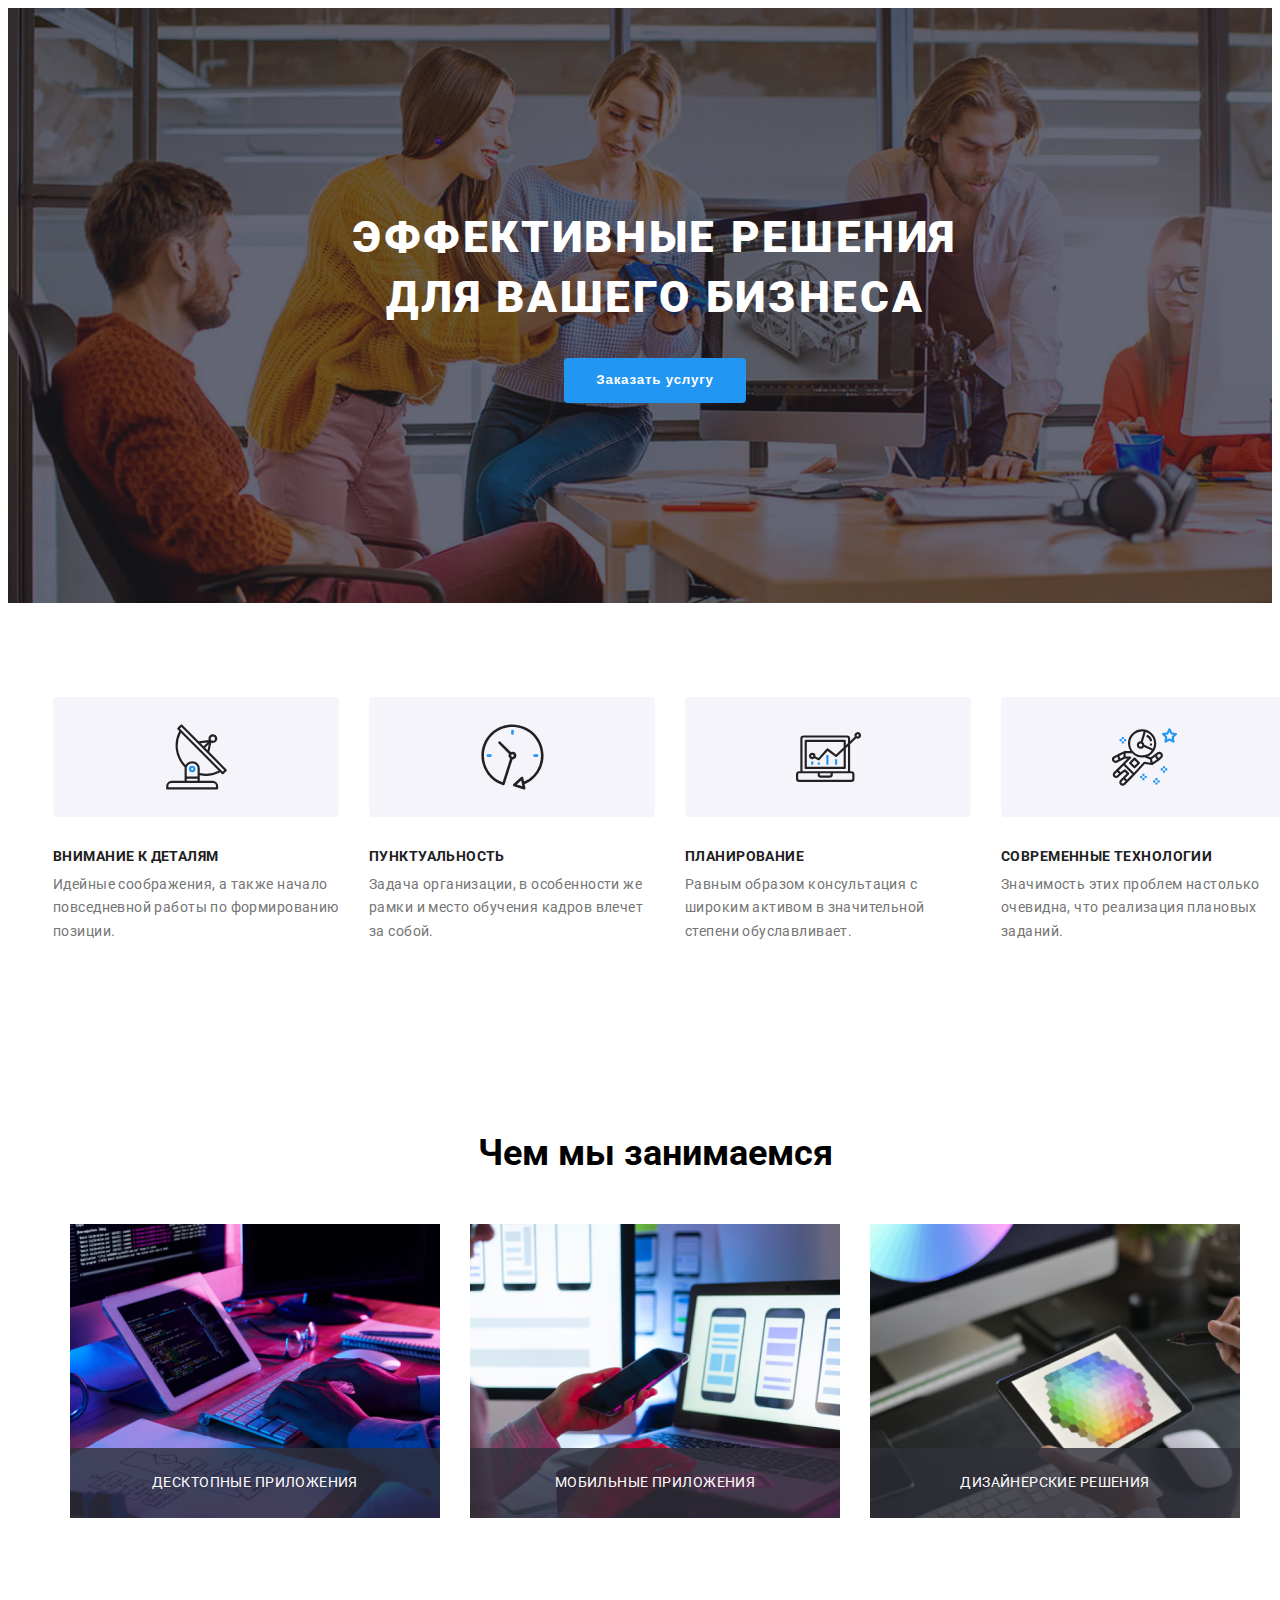
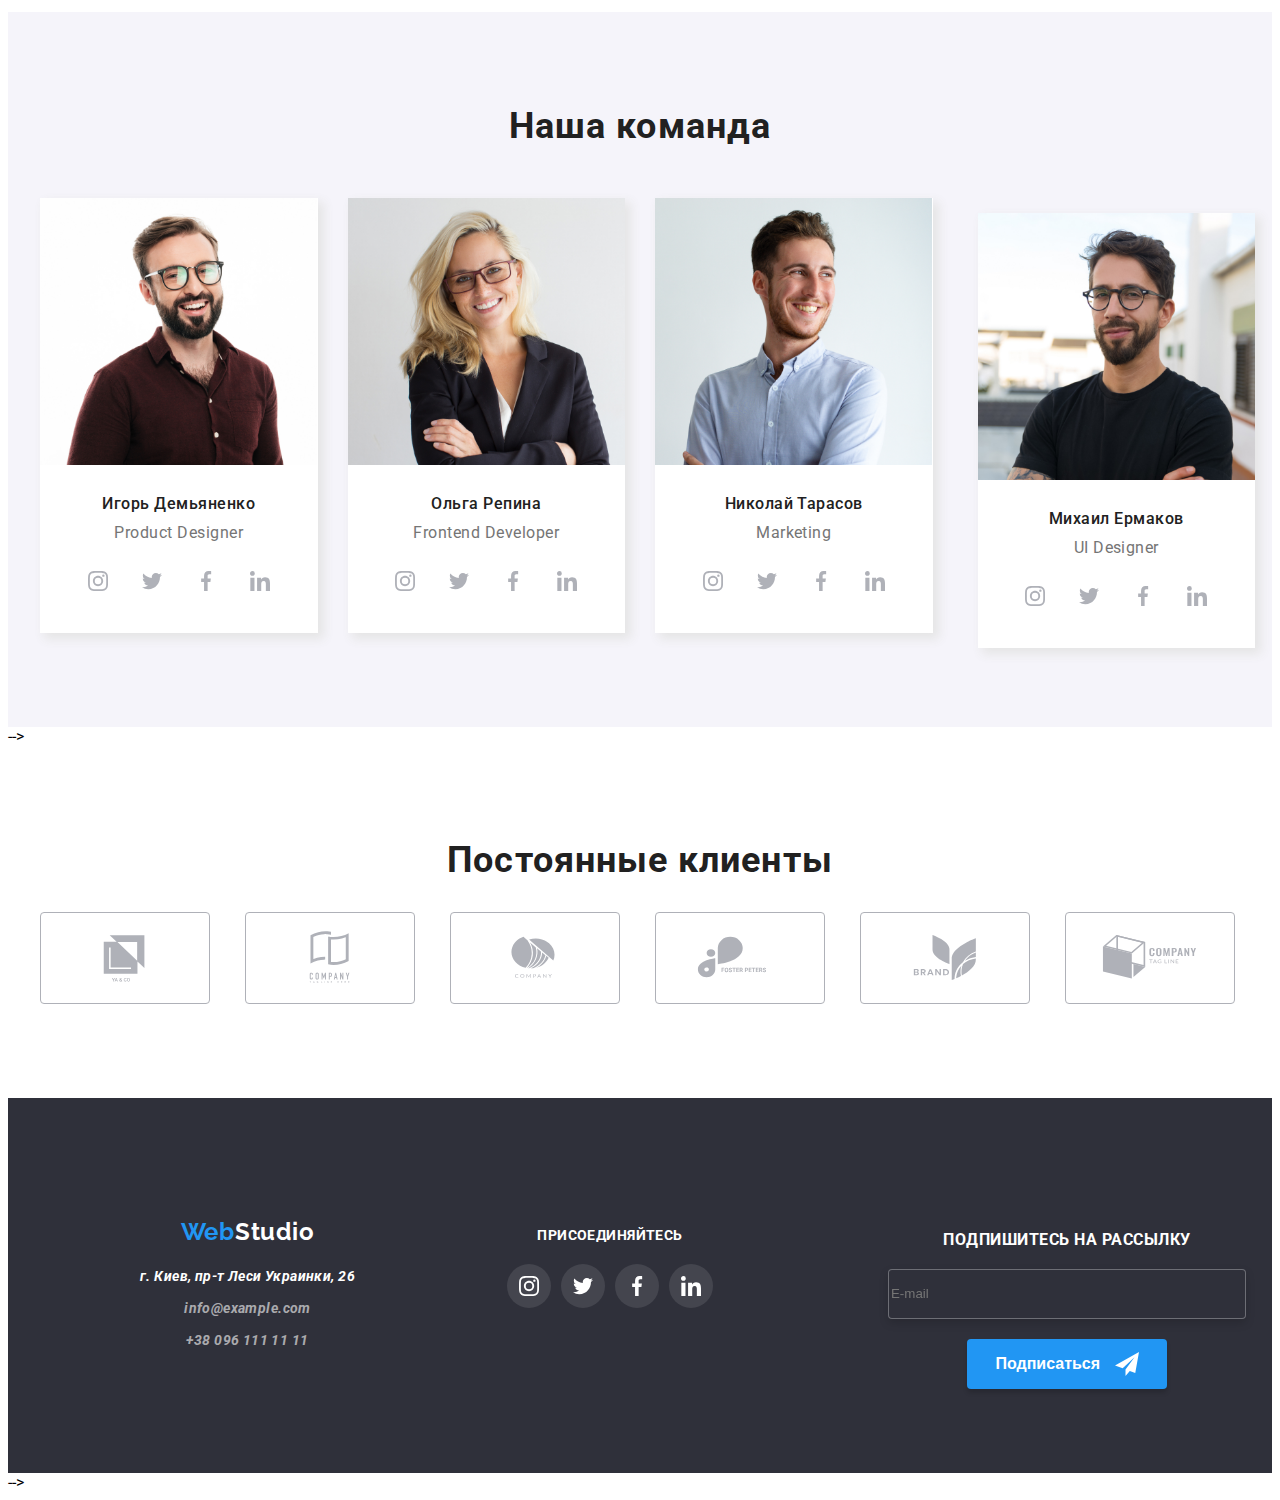
<file: index.html>
<!DOCTYPE html>
        <html lang="ru">
        <head>
            <meta charset="UTF-8">
            <meta http-equiv="X-UA-Compatible" content="IE=edge">
            <meta name="viewport" content="width=device-width, initial-scale=1.0">
            <title>Веб студия</title>
            <link rel="preconnect" href="https://fonts.gstatic.com">
            <link
                href="https://fonts.googleapis.com/css2?family=Raleway:wght@700&amp;family=Roboto:wght@400;500;700;900&amp;display=swap"
                rel="stylesheet">
            <link rel="stylesheet" href="https://cdnjs.cloudflare.com/ajax/libs/modern-normalize/1.0.0/modern-normalize.min.css"
                    integrity="sha512-ISS7cAi1PEhQ8jnbJpJZMd29NlhNj4AWYyLOSp2CE/CsHxTCu+r+t0D2yoJudVrd0/8fTVPUVDzY5Tvli75u/g=="
                    crossorigin="anonymous" />
            <link rel="stylesheet" href="./CSS/main.min.css">

        </head>

        <body class="body">
    <!--page header-->
       <!-- <header class="header">
            <div class="container header-container">

            
            <nav class="navigation">
                <a class="logo-link link" href="index.html">
                 <span class="logo-link-firstWord">Web</span><span class="logo-link-secondWord">Studio</span> 
                </a>    
                <ul class="menu list">
                    <li class="menu-item"> <a class="menu-item-link link current current-menu-item-link" href="./index.html">Студия</a> </li>
                    <li class="menu-item"><a class="menu-item-link link " href="./portfolio.html">Портфолио</a> </li>
                    <li class="menu-item"> <a class="menu-item-link link" href="#Контакты">Контакты</a> </li>
                </ul>
            </nav>
            <ul class="header-contacts list">    
                <li class="header-contacts-item"><a class="header-contacts-mail-link link" href="mailto:info@devstudio.com">
                   <svg class="header-contacts-icon-mail">
                            <use  href="./images/sprite.svg#icon-mail"> </use> 
                        </svg>  info@devstudio.com</a></li>

                <li class="header-contacts-item"><a class="header-contacts-tel-link link" href="tel:+380961111111"> 
                    <svg class="header-contacts-icon-smartphone">
                    <use href="./images/sprite.svg#icon-smartphone"> </use>
                </svg> +38 096 111 11 11 </a></li>
                
            </ul> 
            
            </div>

    <-- mobile-menu-adpt -->
      
        
        </header>  
    
    <main>
         <!-- hero section -->
           <section class="hero section">
                <div class="container"><h1 class="hero-title" id="Студия">Эффективные решения <br> для вашего бизнеса</h1>
                <button class="modal-btn" type="button" data-modal-open>Заказать услугу</button>
                </div>
             </section>
    
    <!-- features section -->
        <section class="features section">
            <div class="container features-container">
                <h2 class="visually-hidden">Features</h2>
            <ul class="features-list section-padding list">
                <li class="features-list-item">
                    <div class="features-list-item-pictureContainer"><svg class="features-list-item-icon">
                        <use href="./images/sprite.svg#icon-antenna"></use>
                    </svg></div>
                    <h3 class="features-list-item-title">Внимание к деталям</h3>
                    <p class="features-list-item-discription"> Идейные соображения, а также начало повседневной работы по
                        формированию позиции.</p>
                </li>
                <li class="features-list-item">
                    <div class="features-list-item-pictureContainer"><svg class="features-list-item-icon">
                        <use href="./images/sprite.svg#icon-clock"></use>
                    </svg>
                </div>
                    <h3 class="features-list-item-title">Пунктуальность</h3>
                    <p class="features-list-item-discription"> Задача организации, в особенности же рамки и место обучения кадров
                        влечет за собой.</p>
                </li>
                <li class="features-list-item">
                    <div class="features-list-item-pictureContainer">
                        <svg class="features-list-item-icon">
                            <use href="./images/sprite.svg#icon-diagram"></use>
                        </svg>
                    </div>
                    <h3 class="features-list-item-title">Планирование</h3>
                    <p class="features-list-item-discription">Равным образом консультация с широким активом в значительной степени
                        обуславливает.</p>
                </li>
                <li class="features-list-item">
                    <div class="features-list-item-pictureContainer">
                        <svg class="features-list-item-icon">
                            <use href="./images/sprite.svg#icon-astronaut"></use>
                        </svg>
                    </div>
                    <h3 class="features-list-item-title">Современные технологии</h3>
                    <p class="features-list-item-discription">Значимость этих проблем настолько очевидна, что реализация плановых
                        заданий.</p>
                </li>
            </ul>
        
        </div>
            
        </section>

    <!-- about section -->
   <section class="about section">
        <div class="container"> 

        
            <h2 class="about-title" id="Портфолио">Чем мы занимаемся</h2>
        
            <ul class="about-list list">
            <li class="about-list-item"> <img class="about-list-item-photo" src="./images/about/about1.jpg"
                    alt="пишет на клавиатуре" width="370" height="294">
                       <div class="about-list-item-div"> <p class="about-list-item-title">Десктопные приложения</p> </div></li>
            <li class="about-list-item"><img class="about-list-item-photo" src="./images/about/about2.jpg"
                    alt="смотрит на телефон" width="370" height="294">
               <div class="about-list-item-div"><p class="about-list-item-title">Мобильные приложения</p></div></li>
            <li class="about-list-item"><img class="about-list-item-photo" src="./images/about/about3.jpg"
                    alt="смотрит на планшет" width="370" height="294">
               <div class="about-list-item-div"> <p class="about-list-item-title"> Дизайнерские решения</p></div></li>
        </ul>
    </div>
        
    </section> 

    <!--team section-->
     <section class="team section">
    <div class="container team-container section-padding">   
                <h2 class="team-title">Наша команда</h2>
        <ul class="team-list list">
            <li class="team-list-item"><img class="team-list-item-photo" src="./images/team/команда1.jpg" alt="парень в очках"
                    >
               <div class="team-list-item-dicription"><h3 class="team-list-item-name">Игорь Демьяненко</h3>
            <p class="team-list-item-position" lang="en">Product Designer</p> 
            <ul class="social-list list">
                <li class="social-list-item">
                    <a href="" class="social-list-link link">
                        <svg class="social-list-icon">
                            <use href="./images/sprite.svg#icon-instagram"></use>
                        </svg>
                    </a>
                </li>
                <li class="social-list-item">
                    <a href="" class="social-list-link link">
                        <svg class="social-list-icon">
                            <use href="./images/sprite.svg#icon-twitter"></use>
                        </svg>
                    </a>
                </li>
                <li class="social-list-item">
                    <a href="" class="social-list-link link">
                        <svg class="social-list-icon">
                            <use href="./images/sprite.svg#icon-facebook"></use>
                        </svg>
                    </a>
                </li>
                <li class="social-list-item">
                    <a href="" class="social-list-link link">
                        <svg class="social-list-icon">
                            <use href="./images/sprite.svg#icon-linkedin"></use>
                        </svg>
                    </a>
                </li>
            </ul>
        </div> 
            </li>
            <li class="team-list-item"><img class="team-list-item-photo" src="./images/team/команда2.jpg" alt="девушка в очках"
                    >
               <div class="team-list-item-dicription"><h3 class="team-list-item-name">Ольга Репина</h3>
            <p class="team-list-item-position" lang="en">Frontend Developer</p>
            <ul class="social-list list">
                <li class="social-list-item">
                    <a href="" class="social-list-link link">
                        <svg class="social-list-icon">
                            <use href="./images/sprite.svg#icon-instagram"></use>
                        </svg>
                    </a>
                </li>
                <li class="social-list-item">
                    <a href="" class="social-list-link link">
                        <svg class="social-list-icon">
                            <use href="./images/sprite.svg#icon-twitter"></use>
                        </svg>
                    </a>
                </li>
                <li class="social-list-item">
                    <a href="" class="social-list-link link">
                        <svg class="social-list-icon">
                            <use href="./images/sprite.svg#icon-facebook"></use>
                        </svg>
                    </a>
                </li>
                <li class="social-list-item">
                    <a href="" class="social-list-link link">
                        <svg class="social-list-icon">
                            <use href="./images/sprite.svg#icon-linkedin"></use>
                        </svg>
                    </a>
                </li>
            </ul>
        
        </div> 
            </li>
            <li class="team-list-item"><img class="team-list-item-photo" src="./images/team/команда3.jpg" alt="парень в рубашке"
                    >
               <div class="team-list-item-dicription"><h3 class="team-list-item-name">Николай Тарасов</h3>
            <p class="team-list-item-position" lang="en">Marketing</p>
        <ul class="social-list list">
            <li class="social-list-item">
                <a href="" class="social-list-link link">
                    <svg class="social-list-icon">
                        <use href="./images/sprite.svg#icon-instagram"></use>
                    </svg>
                </a>
            </li>
            <li class="social-list-item">
                <a href="" class="social-list-link link">
                    <svg class="social-list-icon">
                        <use href="./images/sprite.svg#icon-twitter"></use>
                    </svg>
                </a>
            </li>
            <li class="social-list-item">
                <a href="" class="social-list-link link">
                    <svg class="social-list-icon">
                        <use href="./images/sprite.svg#icon-facebook"></use>
                    </svg>
                </a>
            </li>
            <li class="social-list-item">
                <a href="" class="social-list-link link">
                    <svg class="social-list-icon">
                        <use href="./images/sprite.svg#icon-linkedin"></use>
                    </svg>
                </a>
            </li>
        </ul>
        </div> 
            </li>
            <li class="team-list-item"><img class="team-list-item-photo" src="./images/team/команда4.jpg"
                    alt="парень в футболке" >
               <div class="team-list-item-dicription"><h3 class="team-list-item-name">Михаил Ермаков</h3>
            <p class="team-list-item-position" lang="en">UI Designer</p>
        <ul class="social-list list">
            <li class="social-list-item">
                <a href="" class="social-list-link link">
                    <svg class="social-list-icon">
                        <use href="./images/sprite.svg#icon-instagram"></use>
                    </svg>
                </a>
            </li>
            <li class="social-list-item">
                <a href="" class="social-list-link link">
                    <svg class="social-list-icon">
                        <use href="./images/sprite.svg#icon-twitter"></use>
                    </svg>
                </a>
            </li>
            <li class="social-list-item">
                <a href="" class="social-list-link link">
                    <svg class="social-list-icon">
                        <use href="./images/sprite.svg#icon-facebook"></use>
                    </svg>
                </a>
            </li>
            <li class="social-list-item">
                <a href="" class="social-list-link link">
                    <svg class="social-list-icon">
                        <use href="./images/sprite.svg#icon-linkedin"></use>
                    </svg>
                </a>
            </li>
        </ul>
        </div> 
            </li>

            
        </ul>
    </div>
    </section> -->

    <!--clients section-->
     <section class="clients-section section">
<div class="container clients-container clients-padding">
<h2 class="clients-title">Постоянные клиенты</h2>
<ul class="clients-section-list list">
    <li class="clients-section-list-item link">
        <a href="" class="clients-section-list-link">
        <svg class="clients-section-list-link-logo">
            <use href="./images/sprite.svg#icon-logo"></use>
        </svg>
        </a>
    </li>
    <li class="clients-section-list-item link"> 
        <a href="" class="clients-section-list-link">
        <svg class="clients-section-list-link-logo">
            <use href="./images/sprite.svg#icon-logo-1"></use>
        </svg>
        </a>
    </li>
    <li class="clients-section-list-item link">
        <a href="" class="clients-section-list-link"><svg class="clients-section-list-link-logo">
            <use href="./images/sprite.svg#icon-logo-2"></use>
        </svg>
        </a>
    </li>
    <li class="clients-section-list-item link">
        <a href="" class="clients-section-list-link">
        <svg class="clients-section-list-link-logo">
            <use href="./images/sprite.svg#icon-logo-3"></use>
        </svg>
        </a>
    </li>
    <li class="clients-section-list-item link">
        <a href="" class="clients-section-list-link">
        <svg class="clients-section-list-link-logo">
            <use href="./images/sprite.svg#icon-logo-4"></use>
        </svg>
        </a>
    </li>
    <li class="clients-section-list-item link">
        <a href="" class="clients-section-list-link">
        <svg class="clients-section-list-link-logo">
            <use href="./images/sprite.svg#icon-logo-5"></use>
        </svg>
        </a>
    </li>
</ul>

</div>
 </section>

 <!-- end-clients-section -->
</main>  
    
    <!--footer section-->
    <footer class="footer">
    
        <div class="container footer-container">
            <div class="footer-container-logoContacts"> <a class="logo-link logo-link-footer link" href="index.html">
                    <span class="logo-link-firstWord">Web</span><span class="logo-link-secondWord-footer">Studio</span>
                </a>
                <address class="adress" id="Контакты">
                    <ul class="adress-list list">
                        <li class="adress-list-item"><a class="adress-list-item-link-map link"
                                href="https://goo.gl/maps/LLyhizGKncTBWdUg9" rel="noopener noreferrer" target="blank">г.
                                Киев, пр-т Леси
                                Украинки, 26</a></li>
                        <li class="adress-list-item"><a class="adress-list-item-link link"
                                href="mailto:info@example.com">info@example.com</a></li>
                        <li class="adress-list-item"><a class="adress-list-item-link link" href="tel:+380961111111">+38 096
                                111 11
                                11</a></li>
                    </ul>
                    </address>
            </div>
            
            <div class="social-links-footer-container">
                <h3 class="social-links-footer-title">присоединяйтесь</h3>
                <ul class="social-links-footer-list list">
                    <li class="social-links-footer-list-item">
                        <a class="social-links-footer-list-item-link link" href="">
                            <svg class="social-links-footer-list-item-icon">
                                <use href="./images/sprite.svg#icon-instagram"></use>
                            </svg>
                        </a>
                    </li>
                    <li class="social-links-footer-list-item">
                        <a class="social-links-footer-list-item-link link" href="">
                            <svg class="social-links-footer-list-item-icon">
                                <use href="./images/sprite.svg#icon-twitter"></use>
                            </svg>
                        </a>
                    </li>
                    <li class="social-links-footer-list-item">
                        <a class="social-links-footer-list-item-link link" href="">
                            <svg class="social-links-footer-list-item-icon">
                                <use href="./images/sprite.svg#icon-facebook"></use>
                            </svg>
                        </a>
                    </li>
                    <li class="social-links-footer-list-item">
                        <a class="social-links-footer-list-item-link link" href="">
                            <svg class="social-links-footer-list-item-icon">
                                <use href="./images/sprite.svg#icon-linkedin"></use>
                            </svg>
                        </a>
                    </li>
                </ul>
            </div>

            <div class="subscribe-section">

<form class="subscribe-section-form">
    
    <h3 class="subscribe-section-form-title">Подпишитесь на рассылку</h3>
    <input type="text" name="user-name" class="subscribe-section-form-field-input" placeholder="E-mail">
    <button type="submit" class="subscribe-section-form-button"> Подписаться <svg class="subscribe-section-form-button-svg">
        <use href="./images/sprite.svg#icon-icon-send"> </use>
    </svg>
    </button>
</form>

            </div>
        </div>
    </footer>

    <div class="backdrop is-hidden " data-modal >
    <div class="modal"> <button type="button" data-modal-close class="modal-close-btn" > <svg class="modal-close-btn-svg">
        <use href="./images/sprite.svg#icon-close-black-18dp-2-1"> </use>
    </svg>
        </button>
        <form class="modal-form">
<p class="modal-form-head"> Оставьте свои данные, мы вам перезвоним</p>
<label class="modal-form-field">
Имя
<span class="modal-form-input-wrapper">
<input type="text" name="user-name" class="modal-form-input" minlength="2" required placeholder="Имя">
<svg class="modal-form-input-icon">
    <use href="./images/sprite.svg#icon-person-black-18dp-1"> </use>
</svg>
</span>
</label>

<label class="modal-form-field">
    Телефон
    <span class="modal-form-input-wrapper">
    <input type="tel" name="user-phone" class="modal-form-input" required pattern="[0-9]{3}-[0-9]{3}-[0-9]{2}-[0-9]{2}" title="096-111-11-11" placeholder="096-111-11-11">
<svg class="modal-form-input-icon">
    <use href="./images/sprite.svg#icon-phone-black-18dp-1"> </use>
</svg>
</span>
</label>

<label class="modal-form-field">
    Почта
    <span class="modal-form-input-wrapper">
    <input type="text" name="user-email" class="modal-form-input" required  placeholder="username@mail.com">
<svg class="modal-form-input-icon">
    <use href="./images/sprite.svg#icon-email-black-18dp-1"> </use>
</svg>
</span>
</label>

<label class="modal-form-field">
    Комментарий
    <textarea name="user-comments"  class="modal-form-comments" cols="30" rows="10" placeholder="Введите текст"></textarea>

</label> 
<input type="checkbox" name="user-pilicy" class="modal-form-checkbox visually-hidden" id="checkbox-policy">
<label for="checkbox-policy" class="modal-form-checkbox-policy">Соглашаюсь с рассылкой и принимаю <a class="modal-form-checkbox-policy-link" href="">Условия договора</a>  </label>
<button type="submit" class="modal-form-btn">Отправить</button> 
        </form>
            </div>
    </div>

    <script src="./js/modal.js"></script> -->
        </body>
        </html>
</file>
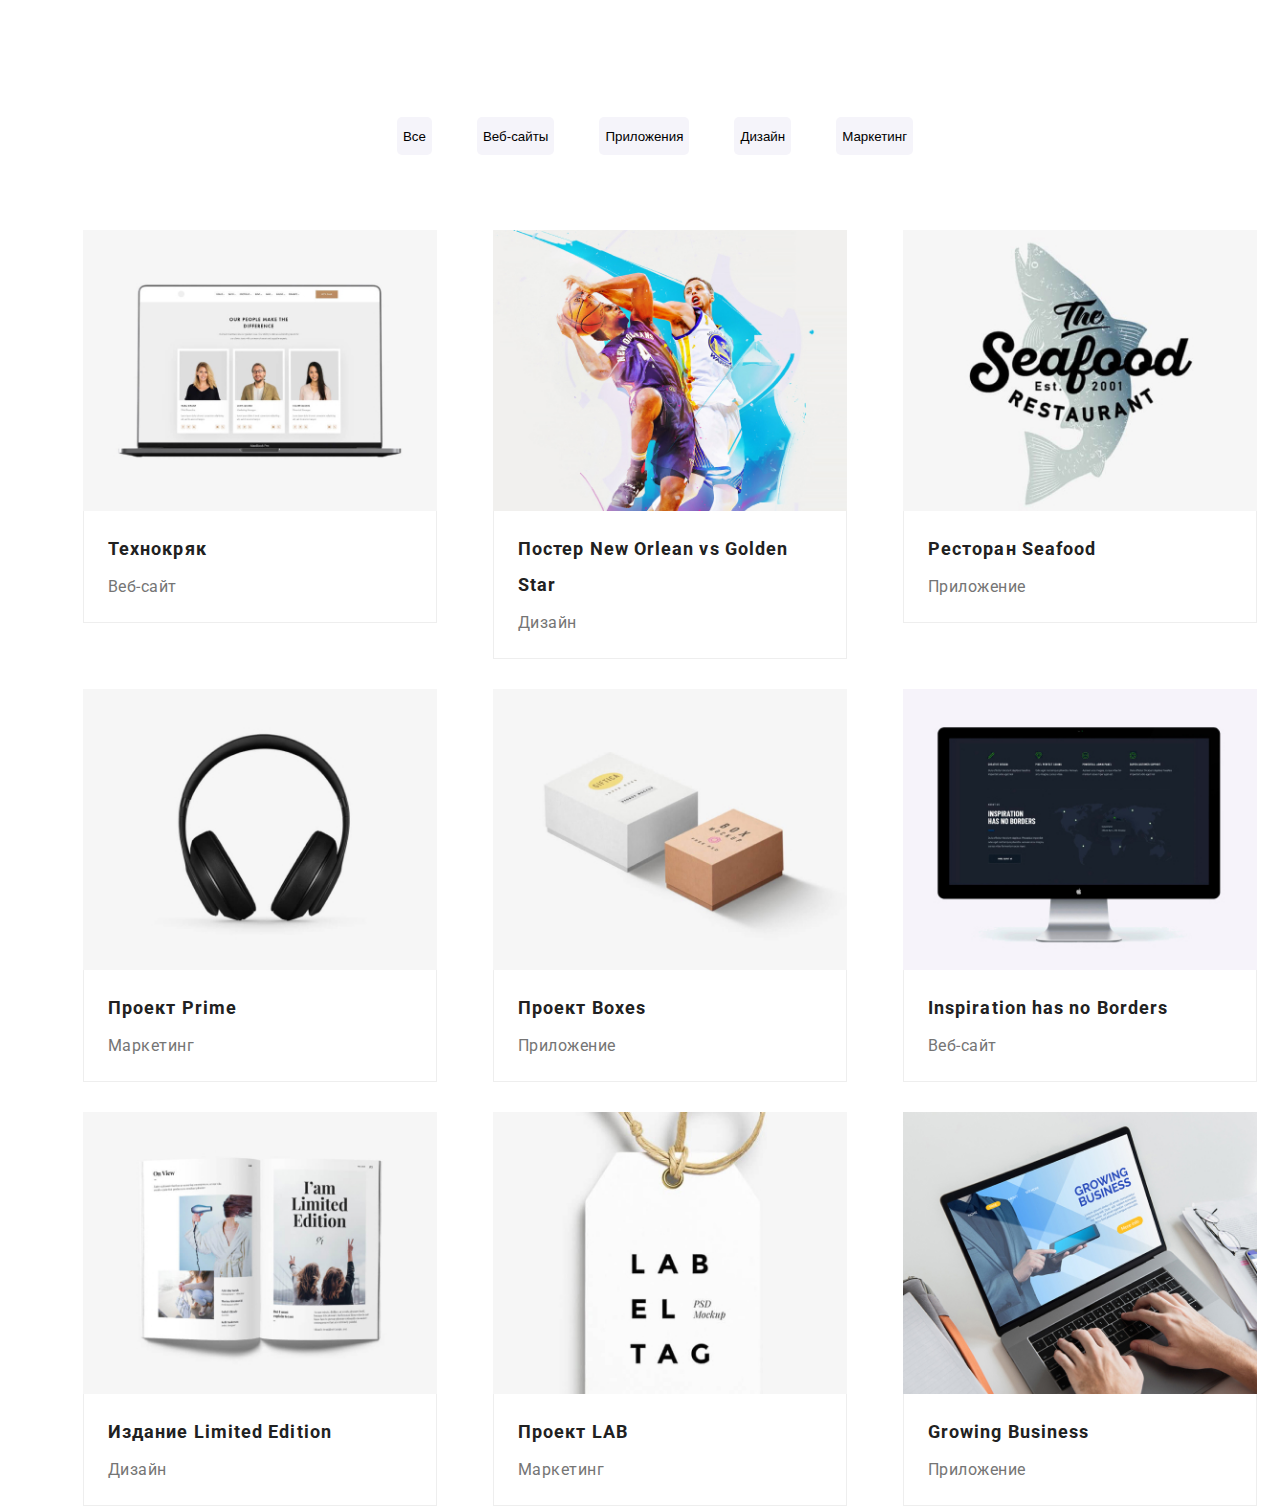
<file: portfolio.html>
<!DOCTYPE html>
<html lang="ru">

<head>
    <meta charset="UTF-8">
    <meta http-equiv="X-UA-Compatible" content="IE=edge">
    <meta name="viewport" content="width=device-width, initial-scale=1.0">
    <title>Веб студия</title>
    <link rel="preconnect" href="https://fonts.gstatic.com">
    <link
        href="https://fonts.googleapis.com/css2?family=Raleway:wght@700&amp;family=Roboto:wght@400;500;700;900&amp;display=swap"
        rel="stylesheet">
    <link rel="stylesheet" href="https://cdnjs.cloudflare.com/ajax/libs/modern-normalize/1.0.0/modern-normalize.min.css"
        integrity="sha512-ISS7cAi1PEhQ8jnbJpJZMd29NlhNj4AWYyLOSp2CE/CsHxTCu+r+t0D2yoJudVrd0/8fTVPUVDzY5Tvli75u/g=="
        crossorigin="anonymous" />
    <link rel="stylesheet" href="./CSS/main.min.css">
</head>

<body class="body">
    <!--page header portfolio-->
    <!-- <header class="header">
    <div class="container header-container">


        <nav class="navigation">
            <a class="logo-link link" href="index.html">
                <span class="logo-link-firstWord">Web</span><span class="logo-link-secondWord">Studio</span>
            </a>
            <ul class="menu list">
                <li class="menu-item"> <a class="menu-item-link link " href="./index.html">Студия</a> </li>
                <li class="menu-item"><a class="menu-item-link link current current-menu-item-link" href="./portfolio.html">Портфолио</a> </li>
                <li class="menu-item"> <a class="menu-item-link link" href="#Контакты">Контакты</a> </li>
            </ul>
        </nav>
        <ul class="header-contacts list">
            <li class="header-contacts-item"><a class="header-contacts-mail-link link" href="mailto:info@devstudio.com">
                    <svg class="header-contacts-icon-mail">
                        <use href="./images/sprite.svg#icon-mail"> </use>
                    </svg> info@devstudio.com</a></li>

            <li class="header-contacts-item"><a class="header-contacts-tel-link link" href="tel:+380961111111">
                    <svg class="header-contacts-icon-smartphone">
                        <use href="./images/sprite.svg#icon-smartphone"> </use>
                    </svg> +38 096 111 11 11 </a></li>

        </ul>

    </div>

</header> -->
    <main>
        <section class="portfolio section">
            <div class="container portfolio-container section-padding">
                <ul class="portfolio-list list">
                    <li class="portfolio-item"> <button class="portfolio-item-link" type="button">Все</button> </li>
                    <li class="portfolio-item"> <button class="portfolio-item-link" type="button">Веб-сайты</button>
                    </li>
                    <li class="portfolio-item"> <button class="portfolio-item-link" type="button">Приложения</button>
                    </li>
                    <li class="portfolio-item"> <button class="portfolio-item-link" type="button">Дизайн</button></li>
                    <li class="portfolio-item"> <button class="portfolio-item-link" type="button">Маркетинг</button>
                    </li>
                </ul>

                <ul class="portfolio-photofilter-list list">
                    <li class="portfolio-photofilter-list-item"> <a class="portfolio-photofilter-list-item-photo link"
                            href="">
                            <div class="div-portfolio-overlay"><img class="div-portfolio-picture" src="./images/portfolio/portfolio1.jpg"
                                    alt="страница с людьми на экране">
                                <p class="portfolio-overlay"> Технокряк это современная площадка распространения
                                    коронавируса. Компании используют эту платформу для цифрового
                                    шпионажа и атак на защищённые сервера конкурентов.</p>
                            </div>
                            <div class="photofilter-discription">
                                <h2 class="portfolio-photofilter-list-title">Технокряк</h2>
                                <p class="portfolio-photofilter-list-discription">Веб-сайт</p>
                            </div>
                        </a>
                    </li>
                    <li class="portfolio-photofilter-list-item"><a class="portfolio-photofilter-list-item-photo link"
                            href="">
                            <div class="div-portfolio-overlay"><img class="div-portfolio-picture" src="./images/portfolio/portfolio2.jpg"
                                    alt="играют в баскетбол">
                                <p class="portfolio-overlay"> Технокряк это современная площадка распространения
                                    коронавируса. Компании используют эту
                                    платформу для цифрового
                                    шпионажа и атак на защищённые сервера конкурентов.</p>
                            </div>
                            <div class="photofilter-discription">
                                <h2 class="portfolio-photofilter-list-title">Постер New Orlean vs Golden Star</h2>
                                <p class="portfolio-photofilter-list-discription">Дизайн</p>
                            </div>
                        </a>
                        </a> </li>
                    <li class="portfolio-photofilter-list-item"><a class="portfolio-photofilter-list-item-photo link"
                            href="">
                            <div class="div-portfolio-overlay"><img class="div-portfolio-picture" src="./images/portfolio/portfolio3.jpg"
                                    alt="лого ресторана">
                                <p class="portfolio-overlay"> Технокряк это современная площадка распространения
                                    коронавируса. Компании используют эту
                                    платформу для цифрового
                                    шпионажа и атак на защищённые сервера конкурентов.</p>
                            </div>
                            <div class="photofilter-discription">
                                <h2 class="portfolio-photofilter-list-title">Ресторан Seafood</h2>
                                <p class="portfolio-photofilter-list-discription">Приложение</p>
                            </div>
                        </a>
                        </a> </li>
                    <li class="portfolio-photofilter-list-item"><a class="portfolio-photofilter-list-item-photo link"
                            href="">
                            <div class="div-portfolio-overlay"><img class="div-portfolio-picture" src="./images/portfolio/portfolio4.jpg"
                                    alt="наушники">
                                <p class="portfolio-overlay"> Технокряк это современная площадка распространения
                                    коронавируса. Компании используют эту
                                    платформу для цифрового
                                    шпионажа и атак на защищённые сервера конкурентов.</p>
                            </div>
                            <div class="photofilter-discription">
                                <h2 class="portfolio-photofilter-list-title">Проект Prime</h2>
                                <p class="portfolio-photofilter-list-discription">Маркетинг</p>
                            </div>
                        </a>
                        </a> </li>
                    <li class="portfolio-photofilter-list-item"><a class="portfolio-photofilter-list-item-photo link"
                            href="">
                            <div class="div-portfolio-overlay"><img class="div-portfolio-picture" src="./images/portfolio/portfolio5.jpg"
                                    alt="две коробки">
                                <p class="portfolio-overlay"> Технокряк это современная площадка распространения
                                    коронавируса. Компании используют эту
                                    платформу для цифрового
                                    шпионажа и атак на защищённые сервера конкурентов.</p>
                            </div>
                            <div class="photofilter-discription">
                                <h2 class="portfolio-photofilter-list-title">Проект Boxes</h2>
                                <p class="portfolio-photofilter-list-discription">Приложение</p>
                            </div>
                        </a>
                        </a> </li>
                    <li class="portfolio-photofilter-list-item"><a class="portfolio-photofilter-list-item-photo link"
                            href="">
                            <div class="div-portfolio-overlay"><img class="div-portfolio-picture" src="./images/portfolio/portfolio6.jpg"
                                    alt="аймак с черным фоном">
                                <p class="portfolio-overlay"> Технокряк это современная площадка распространения
                                    коронавируса. Компании используют эту
                                    платформу для цифрового
                                    шпионажа и атак на защищённые сервера конкурентов.</p>
                            </div>
                            <div class="photofilter-discription">
                                <h2 class="portfolio-photofilter-list-title" lang="en">Inspiration has no Borders</h2>
                                <p class="portfolio-photofilter-list-discription">Веб-сайт</p>
                            </div>
                        </a>
                        </a> </li>
                    <li class="portfolio-photofilter-list-item"><a class="portfolio-photofilter-list-item-photo link"
                            href="">
                            <div class="div-portfolio-overlay"><img class="div-portfolio-picture" src="./images/portfolio/portfolio7.jpg"
                                    alt="открытый журнал">
                                <p class="portfolio-overlay"> Технокряк это современная площадка распространения
                                    коронавируса. Компании используют эту
                                    платформу для цифрового
                                    шпионажа и атак на защищённые сервера конкурентов.</p>
                            </div>
                            <div class="photofilter-discription">
                                <h2 class="portfolio-photofilter-list-title">Издание Limited Edition</h2>
                                <p class="portfolio-photofilter-list-discription">Дизайн</p>
                            </div>
                        </a>
                        </a> </li>
                    <li class="portfolio-photofilter-list-item"><a class="portfolio-photofilter-list-item-photo link"
                            href="">
                            <div class="div-portfolio-overlay"><img class="div-portfolio-picture"  src="./images/portfolio/portfolio8.jpg"
                                    alt="лейба магазина">
                                <p class="portfolio-overlay"> Технокряк это современная площадка распространения
                                    коронавируса. Компании используют эту
                                    платформу для цифрового
                                    шпионажа и атак на защищённые сервера конкурентов.</p>
                            </div>
                            <div class="photofilter-discription">
                                <h2 class="portfolio-photofilter-list-title">Проект LAB</h2>
                                <p class="portfolio-photofilter-list-discription">Маркетинг</p>
                            </div>
                        </a>
                        </a> </li>
                    <li class="portfolio-photofilter-list-item"><a class="portfolio-photofilter-list-item-photo link"
                            href="">
                            <div class="div-portfolio-overlay"><img class="div-portfolio-picture" src="./images/portfolio/portfolio9.jpg"
                                    alt="работает на ноутбуке">
                                <p class="portfolio-overlay"> Технокряк это современная площадка распространения
                                    коронавируса. Компании используют эту
                                    платформу для цифрового
                                    шпионажа и атак на защищённые сервера конкурентов.</p>
                            </div>
                            <div class="photofilter-discription">
                                <h2 class="portfolio-photofilter-list-title">Growing Business</h2>
                                <p class="portfolio-photofilter-list-discription">Приложение</p>
                            </div>
                        </a>
                    </li>
                </ul>
            </div>

        </section>
    </main>

    <!--footer section-->
    <!-- <footer class="footer">

    <div class="container footer-container">
        <div class="footer-container-logoContacts"> <a class="logo-link logo-link-footer link" href="index.html">
                <span class="logo-link-firstWord">Web</span><span class="logo-link-secondWord-footer">Studio</span>
            </a>
            <address class="adress" id="Контакты">
                <ul class="adress-list list">
                    <li class="adress-list-item"><a class="adress-list-item-link-map link"
                            href="https://goo.gl/maps/LLyhizGKncTBWdUg9" rel="noopener noreferrer" target="blank">г.
                            Киев, пр-т Леси
                            Украинки, 26</a></li>
                    <li class="adress-list-item"><a class="adress-list-item-link link"
                            href="mailto:info@example.com">info@example.com</a></li>
                    <li class="adress-list-item"><a class="adress-list-item-link link" href="tel:+380961111111">+38 096
                            111 11
                            11</a></li>
                </ul>
        </div>
        </address>
        <div class="social-links-footer-container">
            <h3 class="social-links-footer-title">присоединяйтесь</h3>
            <ul class="social-links-footer-list list">
                <li class="social-links-footer-list-item">
                    <a class="social-links-footer-list-item-link link" href="">
                        <svg class="social-links-footer-list-item-icon">
                            <use href="./images/sprite.svg#icon-instagram"></use>
                        </svg>
                    </a>
                </li>
                <li class="social-links-footer-list-item">
                    <a class="social-links-footer-list-item-link link" href="">
                        <svg class="social-links-footer-list-item-icon">
                            <use href="./images/sprite.svg#icon-twitter"></use>
                        </svg>
                    </a>
                </li>
                <li class="social-links-footer-list-item">
                    <a class="social-links-footer-list-item-link link" href="">
                        <svg class="social-links-footer-list-item-icon">
                            <use href="./images/sprite.svg#icon-facebook"></use>
                        </svg>
                    </a>
                </li>
                <li class="social-links-footer-list-item">
                    <a class="social-links-footer-list-item-link link" href="">
                        <svg class="social-links-footer-list-item-icon">
                            <use href="./images/sprite.svg#icon-linkedin"></use>
                        </svg>
                    </a>
                </li>
            </ul>
        </div>

        <div class="subscribe-section">

            <form class="subscribe-section-form">
                <label class="subscribe-section-form-field"></label>
                <h3 class="subscribe-section-form-title">Подпишитесь на рассылку</h3>
                <input type="text" name="user-name" class="subscribe-section-form-field-input" placeholder="E-mail">
                <button type="submit" class="subscribe-section-form-button"> Подписаться <svg
                        class="subscribe-section-form-button-svg">
                        <use href="./images/sprite.svg#icon-icon-send"> </use>
                    </svg>
                </button>
            </form>

        </div>
    </div>
</footer>

<div class="backdrop is-hidden " data-modal>
    <div class="modal"> <button type="button" data-modal-close class="modal-close-btn"> <svg
                class="modal-close-btn-svg">
                <use href="./images/sprite.svg#icon-close-black-18dp-2-1"> </use>
            </svg>
        </button>
        <form class="modal-form">
            <p class="modal-form-head"> Оставьте свои данные, мы вам перезвоним</p>
            <label class="modal-form-field">
                Имя
                <span class="modal-form-input-wrapper">
                    <input type="text" name="user-name" class="modal-form-input" minlength="2" required
                        placeholder="Имя">
                    <svg class="modal-form-input-icon">
                        <use href="./images/sprite.svg#icon-person-black-18dp-1"> </use>
                    </svg>
                </span>
            </label>

            <label class="modal-form-field">
                Телефон
                <span class="modal-form-input-wrapper">
                    <input type="tel" name="user-phone" class="modal-form-input" required
                        pattern="[0-9]{3}-[0-9]{3}-[0-9]{2}-[0-9]{2}" title="096-111-11-11" placeholder="096-111-11-11">
                    <svg class="modal-form-input-icon">
                        <use href="./images/sprite.svg#icon-phone-black-18dp-1"> </use>
                    </svg>
                </span>
            </label>

            <label class="modal-form-field">
                Почта
                <span class="modal-form-input-wrapper">
                    <input type="text" name="user-email" class="modal-form-input" required
                        placeholder="username@mail.com">
                    <svg class="modal-form-input-icon">
                        <use href="./images/sprite.svg#icon-email-black-18dp-1"> </use>
                    </svg>
                </span>
            </label>

            <label class="modal-form-field">
                Комментарий
                <textarea name="user-comments" id="" class="modal-form-comments" cols="30" rows="10"
                    placeholder="Введите текст"></textarea>

            </label>
            <input type="checkbox" name="user-pilicy" class="modal-form-checkbox visually-hidden" id="checkbox-policy">
            <label for="checkbox-policy" class="modal-form-checkbox-policy">Соглашаюсь с рассылкой и принимаю <a
                    class="modal-form-checkbox-policy-link" href="">Условия договора</a> </label>
            <button type="submit" class="modal-form-btn">Отправить</button>
        </form>
    </div>
</div>

<script src="./js/modal.js"></script>
</body> -->

</html>
</file>
<file: CSS/main.min.css>
:root{--hover-color: #2196f3;--title-color: #212121;--contacts-and-discriptions-color: #757575;--footer-and-background-color: #2f303a;--team-and-portfolio-buttoms-backgrounds: #f5f4fa;--transition-duration: 250ms;--transition-timing-function: cubic-bezier(0.4, 0, 0.2, 1)}.visually-hidden{position:absolute;width:1px;height:1px;margin:-1px;border:0;padding:0;white-space:nowrap;clip-path:inset(100%);clip:rect(0 0 0 0);overflow:hidden}.visually-hidden{position:absolute !important;clip:rect(1px 1px 1px 1px);clip:rect(1px, 1px, 1px, 1px);padding:0 !important;border:0 !important;height:1px !important;width:1px !important;overflow:hidden}h1,h2,h3,h4,h5,h6,p{margin-top:0;margin-bottom:0}ul,ol{margin-top:0;margin-bottom:0;padding-left:0}img{display:block;max-width:100%}.list{list-style:none}.link{text-decoration:none}.body{font-family:"Roboto", sans-serif}.section{padding-top:94px;padding-bottom:94px}.container{width:100%;padding-left:15px;padding-right:15px;margin:0 auto}.social-list-icon{width:20px;height:20px}.social-list-link{display:flex;justify-content:center;align-items:center;width:44px;height:44px;background-color:#ffffff;border-radius:50%}.social-list{display:flex;justify-content:space-between}.backdrop{position:fixed;width:100vw;height:100vh;top:0;left:0;background-color:rgba(0,0,0,0.2);z-index:100;opacity:1;visibility:visible;pointer-events:auto;transition:opacity 250ms linear, vissbility 250ms linear}.is-hidden{opacity:0;visibility:hidden;pointer-events:none}.modal{position:absolute;top:50%;left:50%;transform:translate(-50%, -50%);width:528px;height:auto;background-color:#ffffff;border-radius:1%;padding:40px}.modal-close-btn{display:flex;justify-content:center;align-items:center;width:30px;height:30px;background-color:transparent;border:1px solid rgba(0,0,0,0.1);cursor:pointer;border-radius:50%;position:absolute;top:8px;right:8px;padding:0;transition-property:fill;transition-duration:var(--transition-duration);transition-timing-function:var(--transition-timing-function)}.modal-close-btn-svg{color:#000;width:18px;height:18px}.modal-close-btn-svg:hover{fill:var(--hover-color)}.modal-form{display:flex;flex-direction:column}.modal-form-head{font-weight:700;font-size:20px;line-height:1.15;text-align:center;color:#212121;margin-bottom:12px}.modal-form-input{width:100%;height:40px;border:1px solid rgba(33,33,33,0.2);border-radius:4px;padding-left:42px;outline:none}.modal-form-input:focus{border-color:var(--hover-color);outline:none}.modal-form-input:required:not(:placeholder-shown):valid{border-color:green}.modal-form-input:required:not(:placeholder-shown):invalid{border-color:red}.modal-form-field{margin-bottom:10px}.modal-form-input-icon{display:block;width:18px;height:18px;color:#000;position:absolute;top:50%;left:15px;transform:translateY(-50%)}.modal-form-input:focus+.modal-form-input-icon{fill:var(--hover-color)}.modal-form-input-wrapper{position:relative;display:block;margin-top:4px}.modal-form-comments{height:120px;width:100%;border:1px solid rgba(33,33,33,0.2);border-radius:4px;resize:none;margin-top:4px;margin-bottom:20px;padding:12px 16px}.modal-form-comments::placeholder{text-transform:uppercase;color:rgba(117,117,117,0.5)}.modal-form-comments::placeholder:focus{outline:none;border-color:var(--hover-color)}.modal-form-checkbox{display:inline-block;width:16px;height:15px;cursor:pointer}.modal-form-checkbox:focus{background-color:var(--hover-color)}.modal-form-checkbox-policy{text-align:center;font-weight:400;font-size:14px;line-height:1.7;color:#757575;align-items:center;margin-bottom:30px}.modal-form-checkbox-policy::before{display:inline-block;vertical-align:middle;content:"";width:16px;height:15px;margin-right:10px;cursor:pointer;outline:1px solid #000}.modal-form-checkbox:checked+.modal-form-checkbox-policy::before{background-image:url(../images/modal/check.svg);outline:none;border:none;width:16px;height:15px}.modal-form-checkbox-policy-link{color:#2196f3;font-weight:400;font-size:14px;line-height:1.7}.modal-form-btn{font-weight:700;font-size:16px;line-height:1.87;color:#ffffff;background:var(--hover-color);box-shadow:0px 4px 4px rgba(0,0,0,0.15);border-radius:4px;width:200px;height:50px;left:700px;top:430px;text-align:center;margin:auto;border-radius:10px;border:none;cursor:pointer;transition-property:background-color;transition-duration:var(--transition-duration);transition-timing-function:var(--transition-timing-function)}.modal-form-btn:hover,.modal-form-btn:focus{background-color:#188ce8}.hero{max-width:767px;margin-left:auto;margin-right:auto;padding-top:118px;padding-bottom:118px;text-align:center;background-color:var(--footer-and-background-color);background-image:linear-gradient(rgba(47,48,58,0.4), rgba(47,48,58,0.4)),url(../images/hero/Img.jpg);background-size:cover}.hero-title{max-width:360px;color:#ffffff;margin:0 auto 30px;font-weight:900;font-size:26px;line-height:1.62;text-transform:uppercase;letter-spacing:0.06em}.modal-btn{padding:10px 32px;border-radius:4px;border:none;font-weight:700;line-height:1.87;color:#ffffff;letter-spacing:0.06em;background-color:#2196f3;cursor:pointer;transition-property:background-color;transition-duration:var(--transition-duration);transition-timing-function:var(--transition-timing-function)}.modal-btn:hover,.modal-btn:focus{background-color:var(--hero-button-hover-color);box-shadow:0px 4px 4px rgba(0,0,0,0.15)}@media (min-device-pixel-ratio: 2), (min-resolution: 192dpi), (min-resolution: 2dppx){.hero{background-image:linear-gradient(rgba(47,48,58,0.4), rgba(47,48,58,0.4)),url(../images/hero/herotablet@2x.jpg)}}@media (min-device-pixel-ratio: 3), (min-resolution: 288dpi), (min-resolution: 3dppx){.hero{background-image:linear-gradient(rgba(47,48,58,0.4), rgba(47,48,58,0.4)),url(../images/mob/herotablet@3x.jpg)}}@media screen and (min-width: 768px){.hero{max-width:1199px;background-image:linear-gradient(rgba(47,48,58,0.4), rgba(47,48,58,0.4)),url(../images/hero/Img.jpg)}}@media screen and (min-width: 768px) and (min-device-pixel-ratio: 2), screen and (min-width: 768px) and (min-resolution: 192dpi), screen and (min-width: 768px) and (min-resolution: 2dppx){.hero{background-image:linear-gradient(rgba(47,48,58,0.4), rgba(47,48,58,0.4)),url(../images/hero/herotablet@2x.jpg)}}@media screen and (min-width: 768px) and (min-device-pixel-ratio: 3), screen and (min-width: 768px) and (min-resolution: 288dpi), screen and (min-width: 768px) and (min-resolution: 3dppx){.hero{background-image:linear-gradient(rgba(47,48,58,0.4), rgba(47,48,58,0.4)),url(../images/hero/herotablet@3x.jpg)}}@media screen and (min-width: 1200px){.hero{max-width:1600px;padding-top:200px;padding-bottom:200px;background-image:linear-gradient(rgba(47,48,58,0.4), rgba(47,48,58,0.4)),url(../images/hero/Img.jpg)}.hero-title{font-size:44px;line-height:1.36;max-width:696px;margin:0 auto 30px}}@media (min-device-pixel-ratio: 2), (min-resolution: 192dpi), (min-resolution: 2dppx){.hero{background-image:linear-gradient(rgba(47,48,58,0.4), rgba(47,48,58,0.4)),url(../images/hero/herotablet@2x.jpg)}}@media (min-device-pixel-ratio: 3), (min-resolution: 288dpi), (min-resolution: 3dppx){.hero{background-image:linear-gradient(rgba(47,48,58,0.4), rgba(47,48,58,0.4)),url(../images/hero/herotablet@3x.jpg)}}.features-list-item{width:100%}.features-list-item:not(:last-child){margin-bottom:30px}.features-list-item-pictureContainer{width:100%;height:120px;left:15px;top:520px;display:flex;justify-content:center;align-items:center;background:#f5f4fa;border-radius:4px;margin-bottom:30px}.features-list-item-icon{display:flex;align-items:center;justify-content:center;width:65px;height:70px}.features-list-item-title{width:270px;height:16px;left:105px;top:670px;font-weight:700;font-size:14px;line-height:1.4;text-align:center;letter-spacing:0.03em;text-transform:uppercase;color:#212121;margin-bottom:10px}.features-list-item-discription{width:100%;height:100%;left:15px;top:696px;font-family:Roboto;font-size:14px;line-height:1.7;letter-spacing:0.03em;color:#757575}@media screen and (min-width: 768px){.features-list{display:flex;flex-wrap:wrap;padding-bottom:0px;margin-top:-30px;margin-bottom:-30px}.features-list-item{width:calc((100% - 60px) / 2);margin-top:30px;margin-left:30px}}@media screen and (min-width: 1200px){.features-list{flex-wrap:nowrap}.features-list-item-title{text-align:start}}@media screen and (max-width: 1199px){.about{display:none}}@media screen and (min-width: 1200px){.about-title{margin-bottom:50px;text-align:center;font-size:36px;line-height:1.17}.about-list{display:flex;padding-left:0;list-style:none;justify-content:center}.about-list-item{position:relative}.about-list-item:not(:last-child){margin-right:30px}.about-list-item-div{position:absolute;width:100%;padding:27px 0;color:#ffffff;font-size:14px;line-height:1.14;text-align:center;letter-spacing:0.03em;text-transform:uppercase;background-color:rgba(47,48,58,0.8);transform:translateY(-70px)}}.team{background-color:var(--team-and-portfolio-buttoms-backgrounds)}.team-title{font-weight:700;font-size:36px;line-height:1.16;letter-spacing:0.03em;color:var(--title-color);display:flex;align-items:center;justify-content:center;margin-bottom:50px}.team-list{display:flex;flex-wrap:wrap;margin-top:-30px;margin-left:-30px;justify-content:center}.team-list-item{width:270px;margin-top:30px;margin-left:30px;box-shadow:5px 5px 10px 1px #e5e5e5;background:#ffffff}.team-list-item-dicription{padding-top:30px;padding-bottom:30px;padding-right:25px;padding-left:25px}.team-list-item-name{font-weight:500;font-size:16px;line-height:1.18;letter-spacing:0.03em;color:var(--title-color);display:flex;align-items:center;margin-bottom:10px;justify-content:center}.team-list-item-position{font-weight:400;font-size:16px;line-height:1.18;letter-spacing:0.03em;color:var(--contacts-and-discriptions-color);display:flex;align-items:center;justify-content:center;margin-bottom:16px}.social-list-icon{width:20px;height:20px;fill:#afb1b8;transition-property:fill;transition-duration:var(--transition-duration);transition-timing-function:var(--transition-timing-function)}.social-list-link:hover .social-list-icon,.social-list-link:focus .social-list-icon{fill:#ffffff}.social-list-link{display:flex;justify-content:center;align-items:center;width:44px;height:44px;background-color:transparent;border-radius:50%;transition-property:background;transition-duration:var(--transition-duration);transition-timing-function:var(--transition-timing-function)}.social-list-link:hover,.social-list-link:focus{background:#2196f3}.social-list{display:flex;justify-content:space-between}@media screen and (max-width: 767px){.team-list-item:not(:last-child){margin-bottom:30px}}@media screen and (min-width: 768px){.team-list{display:flex;flex-wrap:wrap;padding-left:0;margin:-15px;list-style:none;justify-content:center}.team-list-item{width:354px}.team-list-item:not(:last-child){margin:15px}}@media screen and (min-width: 1200px){.team-container{width:1200px}.team-header{margin-bottom:50px;font-size:36px;line-height:1.17}.team-list-item{min-width:270px;flex-basis:calc((100% - 120px) / 4)}}.social-list{display:flex;justify-content:center;padding:0;list-style:none}.social-list-item:not(:last-child){margin-right:10px}.social-list-link{width:44px;height:44px;display:flex;justify-content:center;align-items:center;border-radius:50%;outline:none;fill:var(--normal-icon-color);transition-property:background;transition-duration:var(--transition-duration);transition-timing-function:var(--transition-timing-function)}.social-list-link:hover,.social-list-link:focus{background:#2196f3}.clients-container{width:320px}.clients-title{font-weight:700;font-size:36px;line-height:1.16;letter-spacing:0.03em;color:var(--title-color);display:flex;align-items:center;justify-content:center;margin-bottom:30px;text-align:center}.clients-section-list{display:flex;flex-wrap:wrap;justify-content:center;align-items:center}.clients-section-list:not(:last-child){margin-right:30px}.clients-section-list-link{width:170px;height:92px;border:1px solid #afb1b8;box-sizing:border-box;border-radius:4px;display:flex;align-items:center;justify-content:center;flex-wrap:wrap;transition-property:border-color;transition-duration:var(--transition-duration);transition-timing-function:var(--transition-timing-function)}.clients-section-list-link:hover,.clients-section-list-link:focus,.clients-section-list-link:hover .clients-section-list-link-logo,.clients-section-list-link:focus .clients-section-list-link-logo{border-color:#2196f3;fill:#2196f3}.clients-section-list-item{display:flex;width:170px;height:92px;margin-bottom:30px}.clients-section-list-link-logo{width:106px;height:60px;fill:#afb1b8;transition-property:fill;transition-duration:var(--transition-duration);transition-timing-function:var(--transition-timing-function)}.clients-section-list-link-logo:hover,.clients-section-list-link-logo:focus{fill:#2196f3}@media screen and (min-width: 480px){.clients-container{width:480px}.clients-title{font-weight:700;font-size:36px;line-height:1.16;letter-spacing:0.03em;color:var(--title-color);display:flex;align-items:center;justify-content:center;margin-bottom:30px;text-align:center}.clients-section-list{display:flex;flex-wrap:wrap;margin:-15px;padding:0;list-style:none}.clients-section-list-link{width:210px;height:92px;border:1px solid #afb1b8;box-sizing:border-box;border-radius:4px;display:flex;align-items:center;justify-content:center;flex-wrap:wrap;transition-property:border-color;transition-duration:var(--transition-duration);transition-timing-function:var(--transition-timing-function)}.clients-section-list-link:hover,.clients-section-list-link:focus,.clients-section-list-link:hover .clients-section-list-link-logo,.clients-section-list-link:focus .clients-section-list-link-logo{border-color:#2196f3;fill:#2196f3}.clients-section-list-item{height:92px;display:flex;margin:15px;flex-basis:calc((100% - 60px) / 2)}.clients-section-list-link-logo{width:106px;height:60px;fill:#afb1b8;transition-property:fill;transition-duration:var(--transition-duration);transition-timing-function:var(--transition-timing-function)}.clients-section-list-link-logo:hover,.clients-section-list-link-logo:focus{fill:#2196f3}}@media screen and (min-width: 768px){.clients-container{width:768px}.clients-section-list-item{flex-basis:calc((100% - 90px) / 3)}}@media screen and (min-width: 1200px){.clients-container{width:1200px}.clients-section-list-link{width:170px}.clients-section-list-item{display:flex;width:180px;height:92px;flex-basis:calc((100% - 180px) / 6)}.clients-section-list-item__:not(:last-child){margin-right:30px}.clients-section-list-link-logo{width:106px;height:60px;fill:#afb1b8;transition-property:fill;transition-duration:var(--transition-duration);transition-timing-function:var(--transition-timing-function)}.clients-section-list-link-logo:hover,.clients-section-list-link-logo:focus{fill:#2196f3}}.footer{background:var(--footer-and-background-color)}.footer-container{padding-bottom:60px;padding-top:60px;display:flex;flex-direction:column}.logo-link{display:block;text-align:center;margin-bottom:20px}.logo-link-firstWord{color:var(--hover-color);width:154px;height:28px;left:163px;top:4247px;font-family:Raleway;font-weight:700;font-size:24px;line-height:1.16;text-align:center;letter-spacing:0.03em}.logo-link-secondWord-footer{color:#ffffff;width:154px;height:28px;left:163px;top:4247px;font-family:Raleway;font-weight:700;font-size:24px;line-height:1.16;text-align:center;letter-spacing:0.03em}.adress-list{text-align:center;margin-bottom:60px}.adress-list-item:not(:last-child){margin-bottom:8px}.adress-list-item-link-map{width:232px;height:21px;left:124px;top:4295px;font-weight:700;font-size:14px;line-height:1.7;text-align:center;letter-spacing:0.03em;color:#ffffff;text-align:center;margin-bottom:8px}.adress-list-item-link{width:232px;height:21px;left:124px;top:4324px;font-weight:700;font-size:14px;line-height:1.7;text-align:center;letter-spacing:0.03em;color:rgba(255,255,255,0.6);margin-bottom:8px}.social-links-footer-title{width:146px;height:16px;left:167px;top:4434px;font-weight:700;font-size:14px;line-height:1.14;text-align:center;letter-spacing:0.03em;text-transform:uppercase;color:#ffffff;margin:auto;margin-bottom:20px}.social-links-footer-list-item-link{display:flex;justify-content:center;align-items:center;width:44px;height:44px;background-color:rgba(255,255,255,0.1);border-radius:50%;transition-property:background;transition-duration:var(--transition-duration);transition-timing-function:var(--transition-timing-function)}.social-links-footer-list-item-link:hover,.social-links-footer-list-item-link:focus{background:#2196f3}.social-links-footer-list-item-icon{width:20px;height:20px;fill:#ffffff}.social-links-footer-list-item-link:hover .social-links-footer-list-item-icon,.social-links-footer-list-item-link:focus .social-links-footer-list-item-icon{fill:#ffffff}.social-links-footer-list-item:not(:last-child){margin-right:10px}.social-links-footer-list{display:flex;justify-content:center;margin-bottom:60px}.subscribe-section-form-title{width:auto;font-family:Roboto;font-weight:700;font-size:inherit;font-size:1.14;text-align:center;letter-spacing:0.03em;text-transform:uppercase;color:#ffffff;margin-bottom:20px}.subscribe-section-form-field-input{width:280px;height:50px;left:15px;top:4610px;border:1px solid rgba(255,255,255,0.3);box-sizing:border-box;filter:drop-shadow(0px 4px 4px rgba(0,0,0,0.15));border-radius:4px;background:#2f303a;margin:auto;margin-bottom:20px}.subscribe-section-form-button{display:inline-block;vertical-align:middle;justify-content:center;align-items:center;font-weight:700;font-size:16px;line-height:1.87;color:#ffffff;background:var(--hover-color);box-shadow:0px 4px 4px rgba(0,0,0,0.15);border-radius:4px;width:200px;height:50px;left:700px;top:430px;text-align:center;border:none;cursor:pointer;transition-property:background-color;transition-duration:var(--transition-duration);transition-timing-function:var(--transition-timing-function)}.subscribe-section-form-button:hover,.subscribe-section-form-button:focus{background-color:#188ce8}.subscribe-section-form-button-svg{vertical-align:middle;width:24px;height:24px;margin-left:10px}@media screen and (min-width: 768px){.footer-container{flex-direction:row;flex-wrap:wrap;justify-content:space-between}.footer-container-logoContacts{margin-right:165px;padding-left:76px;padding-top:60px}.social-links-footer-container{padding-top:65px;padding-right:89px}.subscribe-section-form{display:flex;flex-direction:column;align-items:center;margin-left:50px}.subscribe-section-form-field-input{width:450px;height:50px;left:166px;top:3072px;border:1px solid rgba(255,255,255,0.3);box-sizing:border-box;filter:drop-shadow(0px 4px 4px rgba(0,0,0,0.15));border-radius:4px}}@media screen and (min-width: 1200px){.footer-container{display:flex;flex-wrap:nowrap;justify-content:space-around}.subscribe-section{justify-content:center;align-items:center;margin-top:72px}.subscribe-section-form{margin-left:0px}.subscribe-section-form-field-input{width:358px;height:50px}.footer-container-logoContacts{margin-right:70px;margin-left:0px}.social-links-footer-container{margin-right:93px;padding-right:0px;padding-top:0px;margin-top:70px}}.portfolio-photofilter-list{display:flex;flex-wrap:wrap;margin-left:-30px;margin-top:-30px;justify-content:center}.portfolio-photofilter-list-item{margin-left:30px;margin-top:30px;width:354px;border:1px;transition-property:box-shadow;transition-duration:var(--transition-duration);transition-timing-function:var(--transition-timing-function)}.portfolio-photofilter-list-item:hover,.portfolio-photofilter-list-item:focus{box-shadow:5px 5px 10px 1px #e5e5e5}.portfolio-photofilter-list-item:nth-child(3n){margin-right:0px}.portfolio-item-link{height:38px;background:var(--team-and-portfolio-buttoms-backgrounds);border-radius:4px;border:none;border-radius:5px;transition-property:color, background-color, box-shadow;transition-duration:var(--transition-duration);transition-timing-function:var(--transition-timing-function)}.portfolio-item-link:hover,.portfolio-item-link:focus{background-color:var(--hover-color);color:#ffffff}.photofilter-discription{padding-top:20px;padding-bottom:20px;padding-right:24px;padding-left:24px;border-right:1px solid #eeeeee;border-bottom:1px solid #eeeeee;border-left:1px solid #eeeeee}.portfolio-item{font-weight:500;font-size:16px;line-height:1.62;letter-spacing:0.03em;margin-right:8px;margin-bottom:15px;color:var(--title-color)}.portfolio-item:not(:last-child){margin-right:8px}.portfolio-item:hover,.portfolio-item:focus{background-color:var(--hover-color);color:#ffffff;cursor:pointer;box-shadow:5px 5px 10px 1px #e5e5e5}.portfolio-photofilter-list-title{font-weight:700;font-size:18px;line-height:2;letter-spacing:0.06em;color:var(--title-color);margin-bottom:5px}.portfolio-photofilter-list-discription{font-weight:400;font-size:16px;line-height:1.87;letter-spacing:0.03em;color:var(--contacts-and-discriptions-color)}.portfolio-photofilter-list-item-photo:hover .portfolio-overlay,.portfolio-photofilter-list-item-photo:focus .portfolio-overlay{transform:translateY(0%)}.portfolio-overlay{position:absolute;top:0;left:0;width:100%;height:100%;font-weight:400;font-size:18px;line-height:1.5;color:#ffffff;background-color:rgba(33,150,243,0.9);padding-top:63px;padding-right:24px;padding-left:24px;overflow:auto;transform:translateY(100%);transition:transform 250ms linear}.div-portfolio-overlay{position:relative;overflow:hidden}@media screen and (max-width: 767px){.portfolio-photofilter-list-item:not(:last-child){margin-bottom:30px}.portfolio-item:not(:last-child){margin-bottom:15px}.div-portfolio-picture{width:100%}.portfolio-photofilter-list-item{justify-content:center}}.portfolio-list{display:flex;flex-wrap:wrap;justify-content:flex-start}@media screen and (min-width: 480px){.portfolio-list{display:flex;flex-wrap:nowrap;justify-content:center}}@media screen and (min-width: 768px){.portfolio-photofilter-list{display:flex;flex-wrap:nowrap;margin:-15px;justify-content:space-between}.portfolio-item{margin:15px;max-width:370px}.portfolio-item:not(:last-child){margin-right:30px}.portfolio-photofilter-list-item{width:354px}.portfolio-list{display:flex;flex-wrap:wrap}.portfolio-photofilter-list{height:404px;display:flex;flex-wrap:wrap;margin:30px;flex-basis:calc((100% - 354px) / 2)}}
/*# sourceMappingURL=main.min.css.map */
</file>
